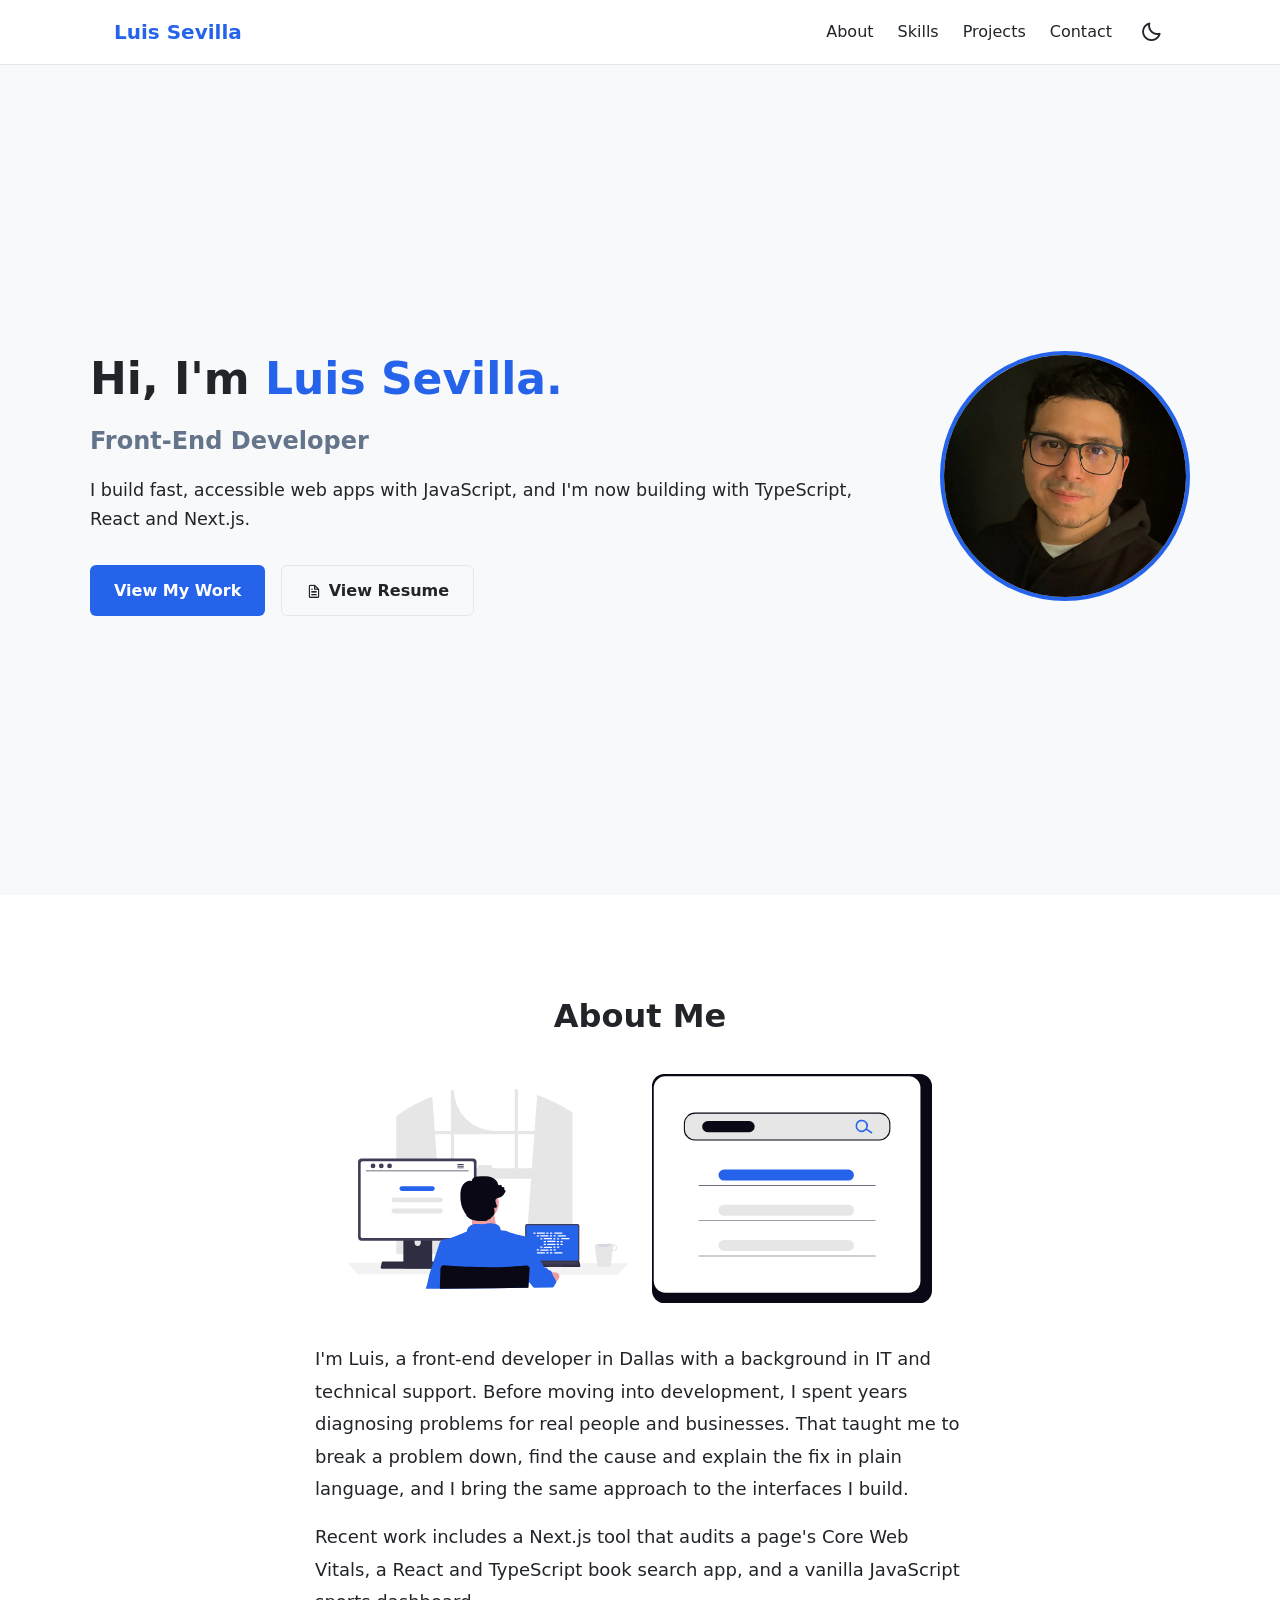
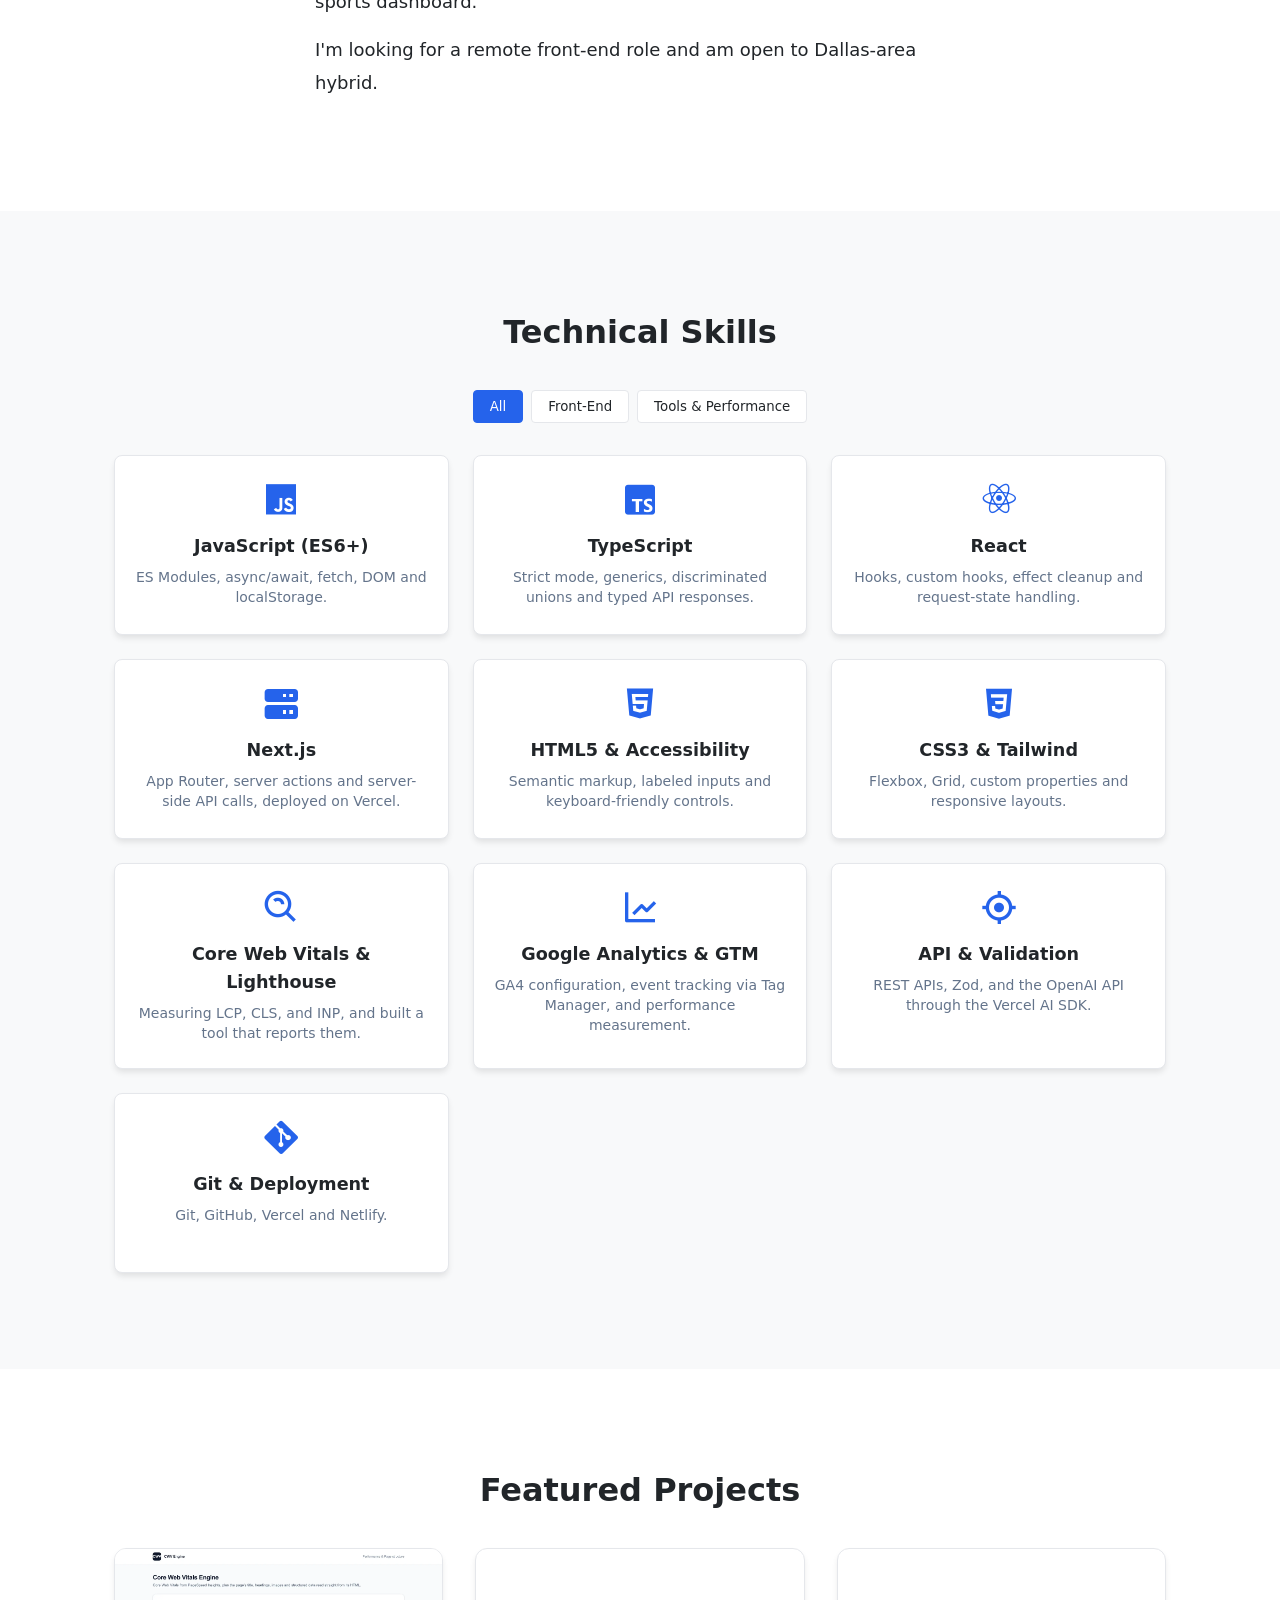
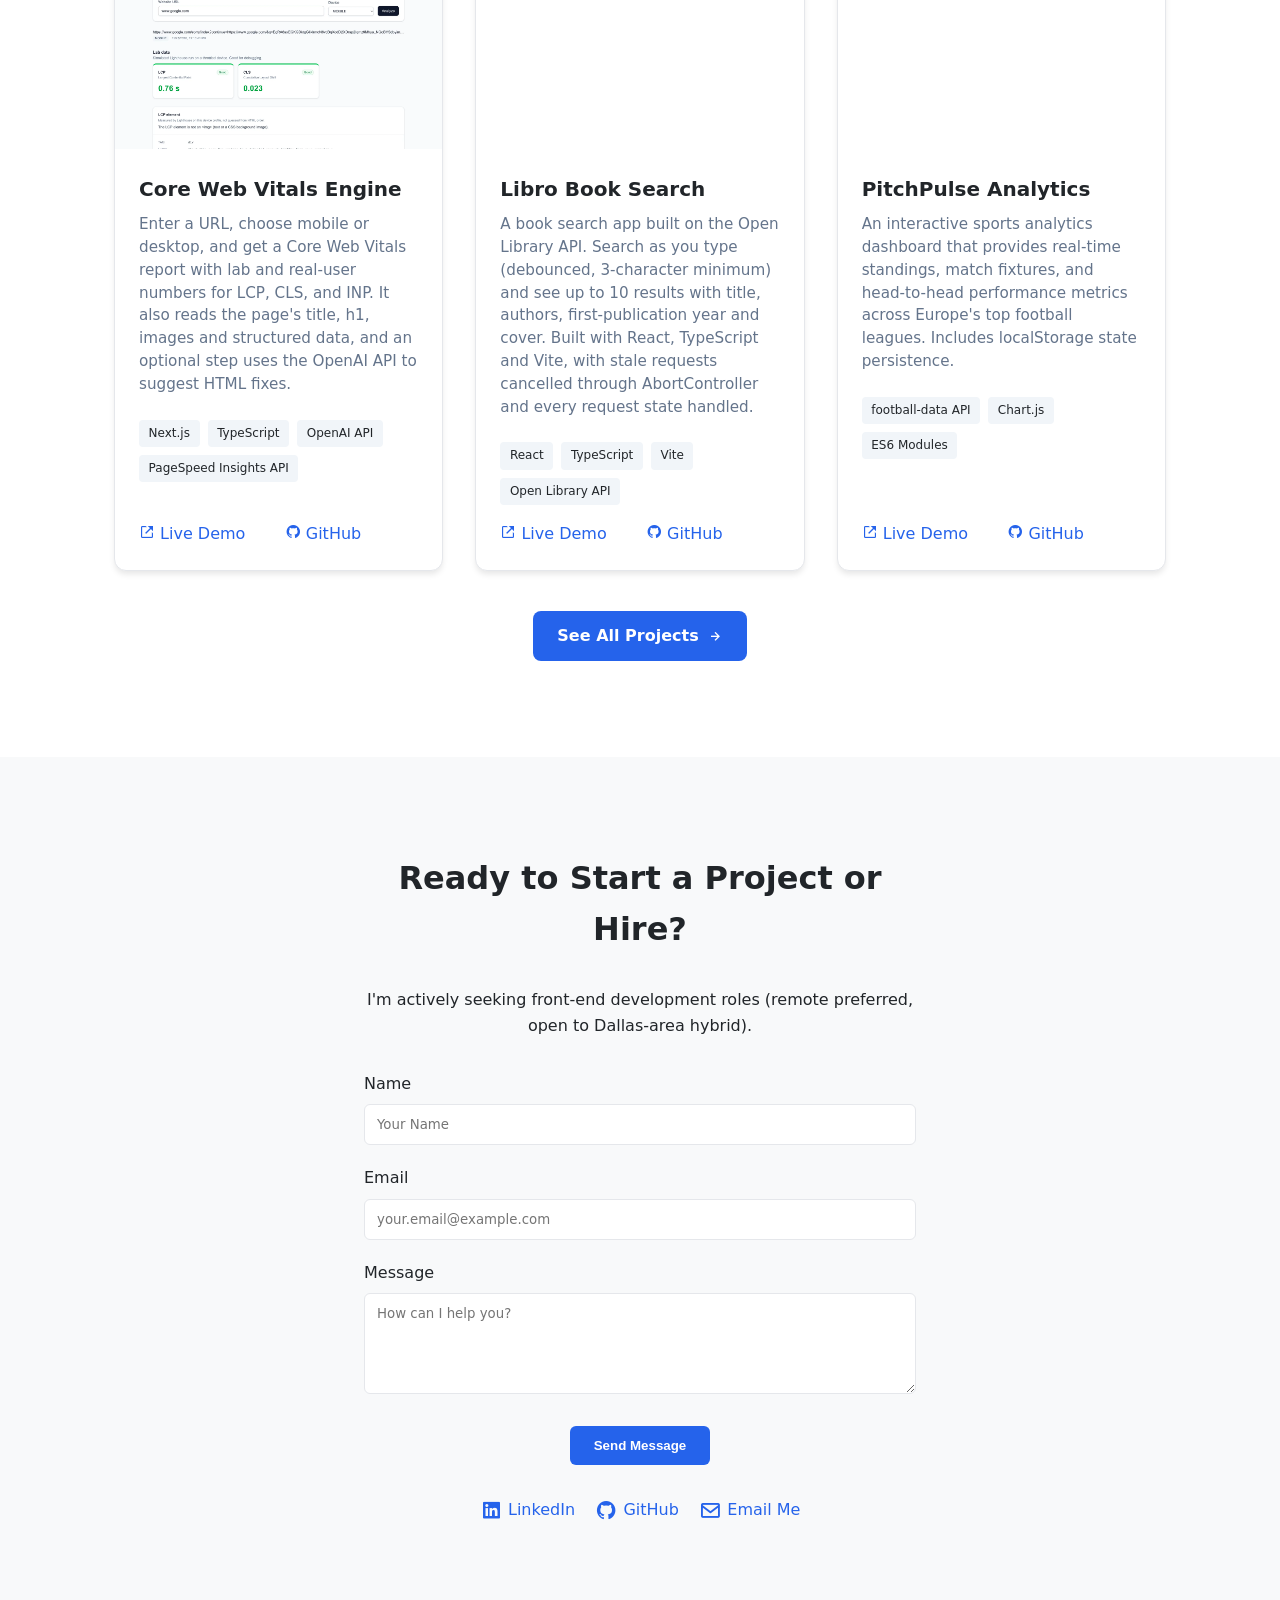
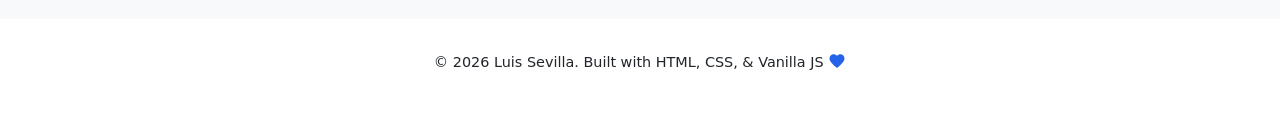
<file: index.html>
<!doctype html>
<html lang="en">
  <head>
    <meta charset="UTF-8" />
    <meta name="viewport" content="width=device-width, initial-scale=1.0" />
    <title>Luis Sevilla | Front-End Developer</title>
    <meta
      name="description"
      content="Portfolio of Luis Sevilla, a front-end developer building fast, accessible web apps with JavaScript, TypeScript, React and Next.js."
    />

    <!-- OPEN GRAPH META TAGS-->
    <meta property="og:title" content="Luis Sevilla | Front-End Developer" />
    <meta
      property="og:description"
      content="Front-end projects built with JavaScript, TypeScript, React and Next.js."
    />
    <meta property="og:type" content="website" />

    <!-- SCRIPT TO PREVENT LIGHT/DARK FLASH -->
    <script>
      const savedTheme = localStorage.getItem("theme");
      if (savedTheme) {
        document.documentElement.setAttribute("data-theme", savedTheme);
      }
    </script>

    <!-- STYLESHEETS/FONTS -->
    <link rel="icon" type="image/svg+xml" href="favicon.svg" />
    <link
      href="https://unpkg.com/boxicons@2.1.4/css/boxicons.min.css"
      rel="stylesheet"
    />
    <link rel="stylesheet" href="style.css" />
  </head>
  <body>
    <!-- NAVIGATION BAR -->
    <header>
      <nav class="navbar" aria-label="Main Navigation">
        <a href="#hero" class="logo">Luis Sevilla</a>
        <button
          class="nav-toggle"
          id="navToggle"
          aria-label="Toggle navigation menu"
        >
          <span class="hamburger"></span>
        </button>
        <ul class="nav-links" id="navLinks">
          <li><a href="#about">About</a></li>
          <li><a href="#skills">Skills</a></li>
          <li><a href="#projects">Projects</a></li>
          <li><a href="#contact">Contact</a></li>
          <li>
            <button
              id="themeToggle"
              class="theme-btn"
              aria-label="Toggle color theme"
            >
              <i class="bx bx-moon" id="themeIcon"></i>
            </button>
          </li>
        </ul>
      </nav>
    </header>

    <main>
      <!-- HERO SECTION -->
      <section id="hero" class="hero-section">
        <div class="hero-container">
          <div class="hero-text">
            <h1>Hi, I'm <span class="highlight">Luis Sevilla.</span></h1>
            <h2>Front-End Developer</h2>
            <p>
              I build fast, accessible web apps with JavaScript, and I'm now
              building with TypeScript, React and Next.js.
            </p>
            <div class="hero-cta">
              <a href="#projects" class="btn primary-btn">View My Work</a>
              <a
                href="Luis_Sevilla_Resume.pdf"
                target="_blank"
                rel="noopener noreferrer"
                class="btn secondary-btn"
              >
                <i class="bx bx-file"></i> View Resume
              </a>
            </div>
          </div>
          <div class="hero-image">
            <img
              src="Images/hero-selfie.webp"
              alt="Luis Sevilla portrait headshot"
              class="hero-selfie"
              width="800"
              height="800"
              fetchpriority="high"
            />
          </div>
        </div>
      </section>

      <!-- ABOUT ME SECTION -->
      <section id="about" class="section">
        <div class="container">
          <h2 class="section-title">About Me</h2>
          <div class="about-illustration" aria-hidden="true">
            <div class="vector-pair vector-light">
              <img src="Images/undraw-light.svg" class="vector-light" alt="" />
              <img src="Images/undraw-light2.svg" class="vector-light" alt="" />
            </div>
            <div class="vector-pair vector-dark">
              <img src="Images/undraw-dark.svg" class="vector-dark" alt="" />
              <img src="Images/undraw-dark2.svg" class="vector-dark" alt="" />
            </div>
          </div>
          <p class="about-text">
            I'm Luis, a front-end developer in Dallas with a background in IT
            and technical support. Before moving into development, I spent years
            diagnosing problems for real people and businesses. That taught me
            to break a problem down, find the cause and explain the fix in plain
            language, and I bring the same approach to the interfaces I build.
          </p>
          <p class="about-text">
            Recent work includes a Next.js tool that audits a page's Core Web
            Vitals, a React and TypeScript book search app, and a vanilla
            JavaScript sports dashboard.
          </p>
          <p class="about-text">
            I'm looking for a remote front-end role and am open to Dallas-area
            hybrid.
          </p>
        </div>
      </section>

      <!-- SKILLS SECTION -->
      <section id="skills" class="section alt-bg">
        <div class="container">
          <h2 class="section-title">Technical Skills</h2>

          <!-- Interactive JS Filter -->
          <div
            class="filter-buttons"
            role="tablist"
            aria-label="Skill categories"
          >
            <button class="filter-btn active" data-filter="all">All</button>
            <button class="filter-btn" data-filter="dev">Front-End</button>
            <button class="filter-btn" data-filter="tool">
              Tools & Performance
            </button>
          </div>

          <div class="skills-grid" id="skillsGrid">
            <!-- Skill Card 1 -->
            <div class="skill-card" data-category="dev">
              <i class="bx bxl-javascript skill-icon" aria-hidden="true"></i>
              <div class="skill-content">
                <h3 class="skill-title">JavaScript (ES6+)</h3>
                <p class="skill-desc">
                  ES Modules, async/await, fetch, DOM and localStorage.
                </p>
              </div>
            </div>

            <!-- Skill Card 2 -->
            <div class="skill-card" data-category="dev">
              <i class="bx bxl-typescript skill-icon" aria-hidden="true"></i>
              <div class="skill-content">
                <h3 class="skill-title">TypeScript</h3>
                <p class="skill-desc">
                  Strict mode, generics, discriminated unions and typed API
                  responses.
                </p>
              </div>
            </div>

            <!-- Skill Card 3 -->
            <div class="skill-card" data-category="dev">
              <i class="bx bxl-react skill-icon" aria-hidden="true"></i>
              <div class="skill-content">
                <h3 class="skill-title">React</h3>
                <p class="skill-desc">
                  Hooks, custom hooks, effect cleanup and request-state
                  handling.
                </p>
              </div>
            </div>

            <!-- Skill Card 4 -->
            <div class="skill-card" data-category="dev">
              <i class="bx bxs-server skill-icon" aria-hidden="true"></i>
              <div class="skill-content">
                <h3 class="skill-title">Next.js</h3>
                <p class="skill-desc">
                  App Router, server actions and server-side API calls, deployed
                  on Vercel.
                </p>
              </div>
            </div>

            <!-- Skill Card 5 -->
            <div class="skill-card" data-category="dev">
              <i class="bx bxl-html5 skill-icon" aria-hidden="true"></i>
              <div class="skill-content">
                <h3 class="skill-title">HTML5 & Accessibility</h3>
                <p class="skill-desc">
                  Semantic markup, labeled inputs and keyboard-friendly
                  controls.
                </p>
              </div>
            </div>

            <!-- Skill Card 6 -->
            <div class="skill-card" data-category="dev">
              <i class="bx bxl-css3 skill-icon" aria-hidden="true"></i>
              <div class="skill-content">
                <h3 class="skill-title">CSS3 & Tailwind</h3>
                <p class="skill-desc">
                  Flexbox, Grid, custom properties and responsive layouts.
                </p>
              </div>
            </div>

            <!-- Tools and Performance -->
            <!-- Skill Card 7 -->
            <div class="skill-card" data-category="tool">
              <i class="bx bx-search-alt skill-icon" aria-hidden="true"></i>
              <div class="skill-content">
                <h3 class="skill-title">Core Web Vitals & Lighthouse</h3>
                <p class="skill-desc">
                  Measuring LCP, CLS, and INP, and built a tool that reports
                  them.
                </p>
              </div>
            </div>

            <!-- Skill Card 8 -->
            <div class="skill-card" data-category="tool">
              <i class="bx bx-line-chart skill-icon" aria-hidden="true"></i>
              <div class="skill-content">
                <h3 class="skill-title">Google Analytics & GTM</h3>
                <p class="skill-desc">
                  GA4 configuration, event tracking via Tag Manager, and
                  performance measurement.
                </p>
              </div>
            </div>

            <!-- Skill Card 9 -->
            <div class="skill-card" data-category="tool">
              <i class="bx bx-target-lock skill-icon" aria-hidden="true"></i>
              <div class="skill-content">
                <h3 class="skill-title">API & Validation</h3>
                <p class="skill-desc">
                  REST APIs, Zod, and the OpenAI API through the Vercel AI SDK.
                </p>
              </div>
            </div>
            <div class="skill-card" data-category="tool">
              <i class="bx bxl-git skill-icon" aria-hidden="true"></i>
              <div class="skill-content">
                <h3 class="skill-title">Git & Deployment</h3>
                <p class="skill-desc">Git, GitHub, Vercel and Netlify.</p>
              </div>
            </div>
          </div>
        </div>
      </section>

      <!-- PROJECTS SECTION -->
      <section id="projects" class="section">
        <div class="container">
          <h2 class="section-title">Featured Projects</h2>
          <div class="projects-grid">
            <!-- Project 1 -->
            <article class="project-card project-image">
              <img
                src="Images/cwv-image.webp"
                alt="Core Web Vitals tool"
                width="800"
                height="450"
                loading="lazy"
                decoding="async"
              />
              <div class="project-content">
                <h3>Core Web Vitals Engine</h3>
                <p>
                  Enter a URL, choose mobile or desktop, and get a Core Web
                  Vitals report with lab and real-user numbers for LCP, CLS, and
                  INP. It also reads the page's title, h1, images and structured
                  data, and an optional step uses the OpenAI API to suggest HTML
                  fixes.
                </p>
                <ul class="tech-tags">
                  <li>Next.js</li>
                  <li>TypeScript</li>
                  <li>OpenAI API</li>
                  <li>PageSpeed Insights API</li>
                </ul>
                <div class="project-links">
                  <a
                    href="https://cwv-diagnostic-engine-three.vercel.app/"
                    target="_blank"
                    rel="noopener noreferrer"
                  >
                    <i class="bx bx-link-external"></i> Live Demo
                  </a>
                  <a
                    href="https://github.com/user-lu/CWV-diagnostic-engine"
                    target="_blank"
                    rel="noopener noreferrer"
                  >
                    <i class="bx bxl-github"></i> GitHub
                  </a>
                </div>
              </div>
            </article>

            <!-- Project 2 -->
            <article class="project-card project-image">
              <img
                src="Images/libro-search.webp"
                alt="Book search using Open Library API"
                width="800"
                height="450"
                loading="lazy"
                decoding="async"
              />
              <div class="project-content">
                <h3>Libro Book Search</h3>
                <p>
                  A book search app built on the Open Library API. Search as you
                  type (debounced, 3-character minimum) and see up to 10 results
                  with title, authors, first-publication year and cover. Built
                  with React, TypeScript and Vite, with stale requests cancelled
                  through AbortController and every request state handled.
                </p>
                <ul class="tech-tags">
                  <li>React</li>
                  <li>TypeScript</li>
                  <li>Vite</li>
                  <li>Open Library API</li>
                </ul>
                <div class="project-links">
                  <a
                    href="https://libro-book-search.vercel.app/"
                    target="_blank"
                    rel="noopener noreferrer"
                  >
                    <i class="bx bx-link-external"></i> Live Demo
                  </a>
                  <a
                    href="https://github.com/user-lu/libro-book-search"
                    target="_blank"
                    rel="noopener noreferrer"
                  >
                    <i class="bx bxl-github"></i> GitHub
                  </a>
                </div>
              </div>
            </article>

            <!-- Project 3 -->
            <article class="project-card project-image">
              <img
                src="Images/pitchpulse.webp"
                alt="Interactive sports analytics dashboard"
                width="800"
                height="450"
                loading="lazy"
                decoding="async"
              />
              <div class="project-content">
                <h3>PitchPulse Analytics</h3>
                <p>
                  An interactive sports analytics dashboard that provides
                  real-time standings, match fixtures, and head-to-head
                  performance metrics across Europe's top football leagues.
                  Includes localStorage state persistence.
                </p>
                <ul class="tech-tags">
                  <li>football-data API</li>
                  <li>Chart.js</li>
                  <li>ES6 Modules</li>
                </ul>
                <div class="project-links">
                  <a
                    href="https://pitchpulse-analytics.netlify.app/"
                    target="_blank"
                    rel="noopener noreferrer"
                  >
                    <i class="bx bx-link-external"></i> Live Demo
                  </a>
                  <a
                    href="https://github.com/user-lu/pitchpulse-analytics"
                    target="_blank"
                    rel="noopener noreferrer"
                  >
                    <i class="bx bxl-github"></i> GitHub
                  </a>
                </div>
              </div>
            </article>
          </div>

          <div class="see-more-container">
            <a href="projects.html" class="see-more-btn">
              See All Projects <i class="bx bx-right-arrow-alt"></i>
            </a>
          </div>
        </div>
      </section>

      <!-- CONTACT ME SECTION -->
      <section id="contact" class="section alt-bg">
        <div class="container contact-container">
          <h2 class="section-title">Ready to Start a Project or Hire?</h2>
          <p>
            I'm actively seeking front-end development roles (remote preferred,
            open to Dallas-area hybrid).
          </p>

          <form
            id="contactForm"
            class="contact-form"
            name="contact"
            method="POST"
            data-netlify="true"
            novalidate
          >
            <input type="hidden" name="form-name" value="contact" />

            <div class="form-group">
              <label for="name">Name</label>
              <input
                type="text"
                id="name"
                name="name"
                required
                placeholder="Your Name"
              />
              <small class="error-message" id="nameError"></small>
            </div>

            <div class="form-group">
              <label for="email">Email</label>
              <input
                type="email"
                id="email"
                name="email"
                required
                placeholder="your.email@example.com"
              />
              <small class="error-message" id="emailError"></small>
            </div>

            <div class="form-group">
              <label for="message">Message</label>
              <textarea
                id="message"
                name="message"
                rows="5"
                required
                placeholder="How can I help you?"
              ></textarea>
              <small class="error-message" id="messageError"></small>
            </div>

            <button type="submit" class="btn primary-btn">Send Message</button>
            <div id="formFeedback" class="form-feedback"></div>
          </form>

          <div class="social-links">
            <a
              href="https://www.linkedin.com/in/luis-sevilla-dev/"
              target="_blank"
              rel="noopener noreferrer"
              class="social-link"
              aria-label="LinkedIn"
            >
              <i class="bx bxl-linkedin-square"></i> <span>LinkedIn</span>
            </a>
            <a
              href="https://github.com/user-lu"
              target="_blank"
              rel="noopener noreferrer"
              class="social-link"
              aria-label="GitHub"
            >
              <i class="bx bxl-github"></i> <span>GitHub</span>
            </a>
            <a
              href="mailto:user.sevilu6@gmail.com"
              class="social-link"
              aria-label="Email"
            >
              <i class="bx bx-envelope"></i> <span>Email Me</span>
            </a>
          </div>
        </div>
      </section>
    </main>

    <!-- FOOTER SECTION -->
    <footer>
      <p>
        &copy; <span id="year">2026</span> Luis Sevilla. Built with HTML, CSS, &
        Vanilla JS
        <svg
          class="heart-icon"
          viewBox="0 0 24 24"
          width="18"
          height="18"
          aria-hidden="true"
          focusable="false"
        >
          <path
            fill="currentColor"
            d="M12 21.35l-1.45-1.32C5.4 15.36 2 12.28 2 8.5 2 5.42 4.42 3 7.5 3c1.74 0 3.41.81 4.5 2.09C13.09 3.81 14.76 3 16.5 3 19.58 3 22 5.42 22 8.5c0 3.78-3.4 6.86-8.55 11.54L12 21.35z"
          />
        </svg>
      </p>
    </footer>

    <!-- JS SCRIPTS -->
    <script src="script.js" defer></script>
  </body>
</html>
</file>
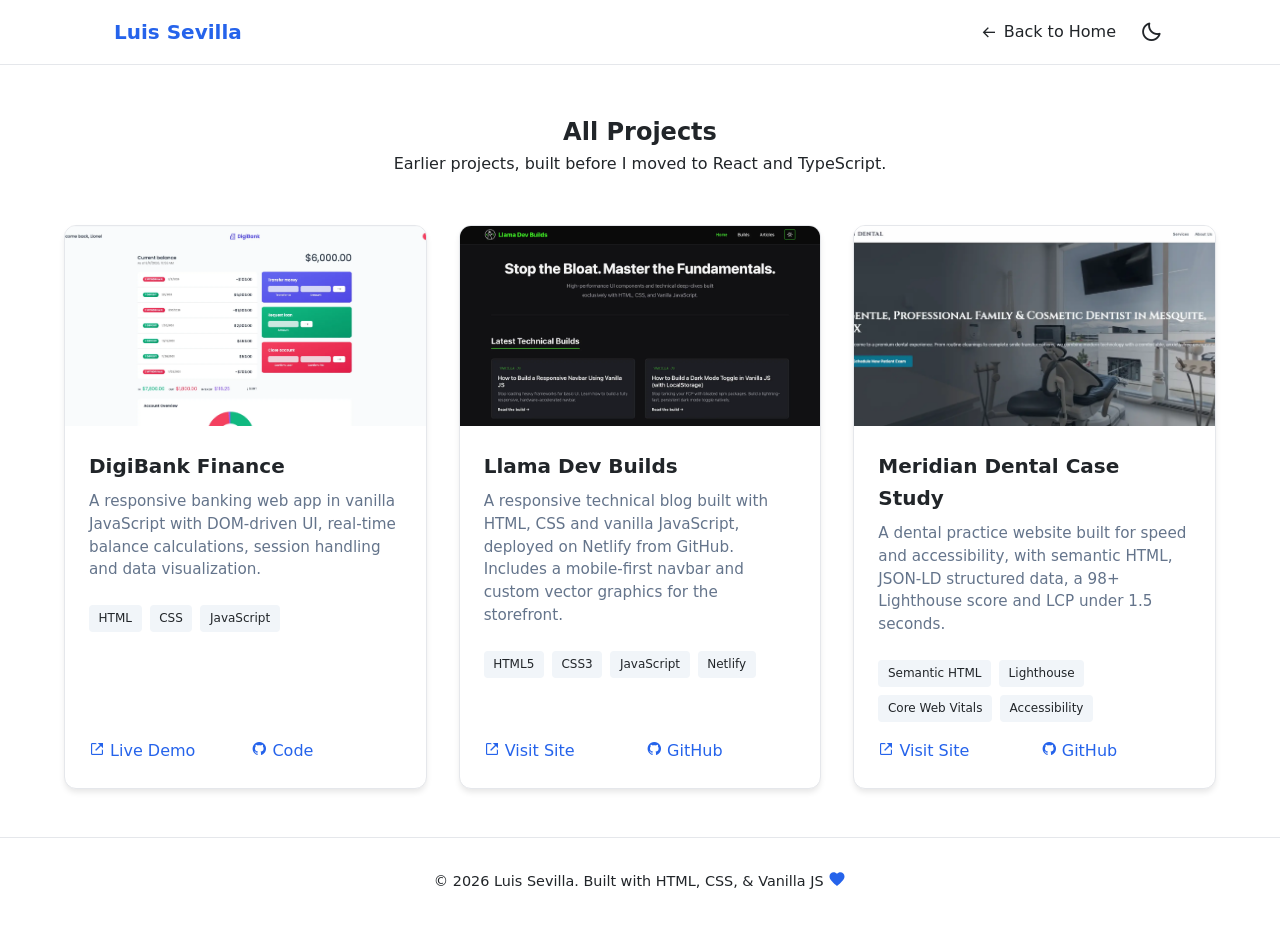
<file: projects.html>
<!doctype html>
<html lang="en">
  <head>
    <meta charset="UTF-8" />
    <meta name="viewport" content="width=device-width, initial-scale=1.0" />
    <title>All Projects | Luis Sevilla</title>
    <meta
      name="description"
      content="Earlier projects by Luis Sevilla: a banking dashboard, a technical blog and a local business website."
    />

    <!-- OPEN GRAPH META TAGS -->
    <meta property="og:title" content="All Projects | Luis Sevilla" />
    <meta
      property="og:description"
      content="Earlier projects by Luis Sevilla: a banking dashboard, a technical blog and a local business website."
    />
    <meta property="og:type" content="website" />

    <!-- SCRIPT TO PREVENT LIGHT/DARK FLASH -->
    <script>
      const savedTheme = localStorage.getItem("theme");
      if (savedTheme) {
        document.documentElement.setAttribute("data-theme", savedTheme);
      }
    </script>

    <!-- STYLESHEET/FONTS-->
    <link rel="icon" type="image/svg+xml" href="favicon.svg" />
    <link
      href="https://unpkg.com/boxicons@2.1.4/css/boxicons.min.css"
      rel="stylesheet"
    />
    <link rel="stylesheet" href="style.css" />
  </head>
  <body>
    <!-- NAVIGATION BAR -->
    <header>
      <nav class="navbar" aria-label="Main Navigation">
        <a href="index.html" class="logo">Luis Sevilla</a>
        <div class="nav-right">
          <a href="index.html" class="back-home-link">
            <i class="bx bx-arrow-back" aria-hidden="true"></i> Back to Home
          </a>
          <button
            id="themeToggle"
            class="theme-btn"
            aria-label="Toggle color theme"
          >
            <i class="bx bx-moon" id="themeIcon" aria-hidden="true"></i>
          </button>
        </div>
      </nav>
    </header>

    <main class="projects-page">
      <section class="projects-header">
        <h1>All Projects</h1>
        <p>Earlier projects, built before I moved to React and TypeScript.</p>
      </section>
      <!-- Temporary Under Construction Banner -->
      <!-- <div class="under-construction-card">
        <div class="construction-icon">
          <i class="bx bx-wrench" aria-hidden="true"></i>
        </div>
        <h2>More Projects Coming Soon</h2>
        <p>
          I'm currently documenting and polishing several web development and
          technical SEO builds. Check back soon, or visit my primary featured
          projects on the home page!
        </p>
        <a href="index.html" class="btn primary-btn">
          <i class="bx bx-arrow-back" aria-hidden="true"></i> Return to Homepage
        </a>
      </div> -->
      <!-- PROJECT GRID CONTAINER -->

      <!-- WILL USE THIS CODE WHEN I POPULATE OTHER PROJECTS -->
      <div class="projects-grid">
        <!-- Project 1 -->
        <article class="project-card project-image">
          <div class="project-image">
            <img
              src="Images/digibank.webp"
              alt="Digital banking app"
              loading="lazy"
            />
          </div>
          <div class="project-content">
            <h3>DigiBank Finance</h3>
            <p>
              A responsive banking web app in vanilla JavaScript with DOM-driven
              UI, real-time balance calculations, session handling and data
              visualization.
            </p>
            <ul class="tech-tags" aria-label="Technologies used">
              <li>HTML</li>
              <li>CSS</li>
              <li>JavaScript</li>
            </ul>
            <div class="project-links">
              <a
                href="https://user-lu.github.io/digibank-app-PROJECT/"
                target="_blank"
                rel="noopener noreferrer"
              >
                <i class="bx bx-link-external" aria-hidden="true"></i> Live Demo
              </a>
              <a
                href="https://github.com/user-lu/digibank-app-PROJECT"
                target="_blank"
                rel="noopener noreferrer"
              >
                <i class="bx bxl-github" aria-hidden="true"></i> Code
              </a>
            </div>
          </div>
        </article>

        <!-- Project 2 -->
        <article class="project-card project-image">
          <img
            src="Images/llamadevbuilds.webp"
            alt="Content blog with technical guides on using vanilla JS"
            width="800"
            height="450"
            loading="lazy"
            decoding="async"
          />
          <div class="project-content">
            <h3>Llama Dev Builds</h3>
            <p>
              A responsive technical blog built with HTML, CSS and vanilla
              JavaScript, deployed on Netlify from GitHub. Includes a
              mobile-first navbar and custom vector graphics for the storefront.
            </p>
            <ul class="tech-tags">
              <li>HTML5</li>
              <li>CSS3</li>
              <li>JavaScript</li>
              <li>Netlify</li>
            </ul>
            <div class="project-links">
              <a
                href="https://llamadevbuilds.com/"
                target="_blank"
                rel="noopener noreferrer"
              >
                <i class="bx bx-link-external"></i> Visit Site
              </a>
              <a
                href="https://github.com/user-lu/LlamaDevBuilds-blog"
                target="_blank"
                rel="noopener noreferrer"
              >
                <i class="bx bxl-github"></i> GitHub
              </a>
            </div>
          </div>
        </article>

        <!-- Project 3 -->
        <article class="project-card project-image">
          <img
            src="Images/meridiandental.webp"
            alt="Meridian Dental website preview"
            width="800"
            height="450"
            loading="lazy"
            decoding="async"
          />
          <div class="project-content">
            <h3>Meridian Dental Case Study</h3>
            <p>
              A dental practice website built for speed and accessibility, with
              semantic HTML, JSON-LD structured data, a 98+ Lighthouse score and
              LCP under 1.5 seconds.
            </p>
            <ul class="tech-tags">
              <li>Semantic HTML</li>
              <li>Lighthouse</li>
              <li>Core Web Vitals</li>
              <li>Accessibility</li>
            </ul>
            <div class="project-links">
              <a
                href="https://meridiandentalmesquite.com/"
                target="_blank"
                rel="noopener noreferrer"
              >
                <i class="bx bx-link-external"></i> Visit Site
              </a>
              <a
                href="https://github.com/user-lu/meridian-dental-seo"
                target="_blank"
                rel="noopener noreferrer"
              >
                <i class="bx bxl-github"></i> GitHub
              </a>
            </div>
          </div>
        </article>
      </div>
    </main>

    <footer>
      <p>
        &copy; <span id="year">2026</span> Luis Sevilla. Built with HTML, CSS, &
        Vanilla JS
        <svg
          class="heart-icon"
          viewBox="0 0 24 24"
          width="18"
          height="18"
          aria-hidden="true"
          focusable="false"
        >
          <path
            fill="currentColor"
            d="M12 21.35l-1.45-1.32C5.4 15.36 2 12.28 2 8.5 2 5.42 4.42 3 7.5 3c1.74 0 3.41.81 4.5 2.09C13.09 3.81 14.76 3 16.5 3 19.58 3 22 5.42 22 8.5c0 3.78-3.4 6.86-8.55 11.54L12 21.35z"
          />
        </svg>
      </p>
    </footer>

    <script src="script.js" defer></script>
  </body>
</html>
</file>
<file: style.css>
/* CSS VARIABLES & THEMES */
:root {
  --bg-color: #ffffff;
  --alt-bg: #f8f9fa;
  --text-color: #212529;
  --muted-text: #64748b;
  --accent-color: #2563eb;
  --accent-hover: #1d4ed8;
  --card-bg: #ffffff;
  --tech-tag-bg: #f1f5f9;
  --border-color: #e5e7eb;
  --shadow: 0 4px 6px -1px rgba(0, 0, 0, 0.1);
  --font-family:
    system-ui, -apple-system, BlinkMacSystemFont, "Segoe UI", Roboto, sans-serif;
}

[data-theme="dark"] {
  --bg-color: #0f172a;
  --alt-bg: #1e293b;
  --text-color: #f8fafc;
  --muted-text: #94a3b8;
  --accent-color: #38bdf8;
  --accent-hover: #0284c7;
  --card-bg: #1e293b;
  --tech-tag-bg: #334155;
  --border-color: #334155;
  --shadow: 0 4px 6px -1px rgba(0, 0, 0, 0.5);
}

/* BASE & RESET RULES */
*,
*::before,
*::after {
  box-sizing: border-box;
  margin: 0;
  padding: 0;
}

html {
  scroll-behavior: smooth;
}

body {
  background-color: var(--bg-color);
  color: var(--text-color);
  font-family: var(--font-family);
  line-height: 1.6;
  transition:
    background-color 0.3s ease,
    color 0.3s ease;
}

.container {
  max-width: 1100px;
  margin: 0 auto;
  padding: 0 1.5rem;
}

.alt-bg {
  background-color: var(--alt-bg);
}

.section-title {
  text-align: center;
  font-size: 2rem;
  margin-bottom: 2rem;
}

/* SCROLL REVEAL ANIMATIONS */
.section {
  padding: 6rem 0;
  min-height: 50vh;
  opacity: 0;
  transform: translateY(30px);
  transition:
    opacity 0.6s ease-out,
    transform 0.6s ease-out;
  will-change: opacity, transform;
}

.hero-section {
  opacity: 1;
  transform: translateY(0);
  background-color: var(--alt-bg);
}

.section.reveal {
  opacity: 1;
  transform: translateY(0);
}

/* NAVIGATION BAR */
header {
  position: sticky;
  top: 0;
  background-color: var(--bg-color);
  border-bottom: 1px solid var(--border-color);
  z-index: 1000;
}

.navbar {
  display: flex;
  justify-content: space-between;
  align-items: center;
  padding: 1rem 1.5rem;
  max-width: 1100px;
  margin: 0 auto;
}

.logo {
  font-weight: 700;
  font-size: 1.25rem;
  color: var(--accent-color);
  text-decoration: none;
}

.nav-right {
  display: flex;
  align-items: center;
  gap: 1.25rem;
}

.back-home-link {
  display: inline-flex;
  align-items: center;
  gap: 0.4rem;
  color: var(--text-color);
  text-decoration: none;
  font-weight: 500;
  transition: color 0.2s ease;
}

.back-home-link:hover {
  color: var(--accent-color);
}

.nav-links {
  display: flex;
  list-style: none;
  align-items: center;
  gap: 1.5rem;
}

.nav-links a {
  position: relative;
  color: var(--text-color);
  text-decoration: none;
  font-weight: 500;
  transition: color 0.3s ease;
}

.nav-links a:hover,
.nav-links a.active {
  color: var(--accent-color);
}

.nav-links a.active {
  font-weight: 700;
}

.nav-links a.active::after {
  content: "";
  position: absolute;
  bottom: -4px;
  left: 0;
  width: 100%;
  height: 2px;
  background-color: var(--accent-color);
  border-radius: 2px;
}

/* THEME TOGGLE */
.theme-btn {
  background: none;
  border: none;
  cursor: pointer;
  color: var(--text-color);
  display: flex;
  align-items: center;
  justify-content: center;
  padding: 0.25rem;
  border-radius: 4px;
}

.theme-btn i {
  font-size: 1.4rem;
  transition: transform 0.3s ease;
}

.theme-btn:hover i {
  transform: rotate(15deg);
}

.nav-toggle {
  display: none;
  background: none;
  border: none;
  cursor: pointer;
}

/* BUTTONS */
.btn {
  display: inline-flex;
  align-items: center;
  justify-content: center;
  gap: 0.4rem;
  padding: 0.75rem 1.5rem;
  border-radius: 6px;
  text-decoration: none;
  font-weight: 600;
  transition:
    background-color 0.2s ease,
    opacity 0.2s ease,
    transform 0.2s ease;
  cursor: pointer;
  border: none;
}

.primary-btn {
  background-color: var(--accent-color);
  color: #ffffff;
}

.primary-btn:hover {
  background-color: var(--accent-hover);
}

.secondary-btn {
  border: 1px solid var(--border-color);
  color: var(--text-color);
  background-color: transparent;
}

.secondary-btn:hover {
  background-color: var(--border-color);
}

/* HERO SECTION */
.hero-section {
  min-height: calc(100dvh - 70px);
  display: flex;
  align-items: center;
  justify-content: center;
  padding: 2rem 1.5rem;
}

.hero-container {
  max-width: 1100px;
  display: flex;
  align-items: center;
  gap: 3rem;
}

.hero-text h1 {
  font-size: 2.75rem;
  margin-bottom: 0.5rem;
}

.highlight {
  color: var(--accent-color);
}

.hero-text h2 {
  font-size: 1.5rem;
  color: var(--muted-text);
  margin-bottom: 1rem;
}

.hero-text p {
  margin-bottom: 2rem;
  font-size: 1.1rem;
}

.hero-cta {
  display: flex;
  gap: 1rem;
}

.hero-image img {
  width: 250px;
  height: 250px;
  border-radius: 50%;
  object-fit: cover;
  border: 4px solid var(--accent-color);
}

/* ABOUT ME SECTION */
.about-container {
  max-width: 800px;
  margin: 0 auto;
  text-align: center;
  display: flex;
  flex-direction: column;
  align-items: center;
}

.about-illustration {
  margin: 1.5rem auto 2.5rem auto;
  width: 100%;
  max-width: 600px;
  display: flex;
  justify-content: center;
}

.vector-pair {
  display: flex;
  gap: 1.5rem;
  justify-content: center;
  align-items: center;
  width: 100%;
  margin: 0 auto;
}

.vector-pair img {
  width: 100%;
  height: auto;
  flex: 1 1 0;
  max-width: 280px;
  display: block;
}

/* VECTOR IMAGE TOGGLES */
.about-illustration .vector-light {
  display: flex;
}

.about-illustration .vector-dark {
  display: none;
}

[data-theme="dark"] .about-illustration .vector-light {
  display: none;
}

[data-theme="dark"] .about-illustration .vector-dark {
  display: flex;
}

.about-text {
  font-size: 1.125rem;
  text-align: left;
  line-height: 1.8;
  color: var(--text-color);
  max-width: 650px;
  margin: 0 auto 1rem auto;
}

/* SKILLS SECTION */
.filter-buttons {
  display: flex;
  justify-content: center;
  gap: 0.5rem;
  margin-bottom: 2rem;
}

.filter-btn {
  padding: 0.5rem 1rem;
  border: 1px solid var(--border-color);
  background: var(--card-bg);
  color: var(--text-color);
  border-radius: 4px;
  cursor: pointer;
  font-family: inherit;
  font-weight: 500;
  transition: all 0.2s ease;
}

.filter-btn.active,
.filter-btn:hover {
  background-color: var(--accent-color);
  color: #ffffff;
  border-color: var(--accent-color);
}

.skills-grid {
  display: grid;
  grid-template-columns: repeat(auto-fill, minmax(260px, 1fr));
  gap: 1.5rem;
  align-items: stretch;
}

.skill-card {
  background: var(--card-bg);
  border: 1px solid var(--border-color);
  padding: 1.5rem 1.25rem;
  border-radius: 8px;
  box-shadow: var(--shadow);
  display: flex;
  flex-direction: column;
  align-items: center;
  text-align: center;
  min-height: 180px;
  transition:
    background-color 0.4s ease,
    border-color 0.4s ease,
    box-shadow 0.4s ease,
    transform 0.2s ease;
}

.skill-card:hover {
  transform: translateY(-4px);
  border-color: var(--accent-color);
}

.skill-icon {
  font-size: 2.5rem;
  color: var(--accent-color);
  margin-bottom: 0.75rem;
}

.skill-title {
  font-size: 1.1rem;
  font-weight: 600;
  margin-bottom: 0.5rem;
  color: var(--text-color);
}

.skill-desc {
  font-size: 0.875rem;
  color: var(--muted-text);
  line-height: 1.4;
}

.skill-card.hide {
  display: none;
}

/* PROJECTS SECTION */
.projects-grid {
  display: grid;
  grid-template-columns: repeat(auto-fit, minmax(300px, 1fr));
  gap: 2rem;
}

.project-card {
  background: var(--card-bg);
  border: 1px solid var(--border-color);
  box-shadow: var(--shadow);
  border-radius: 12px;
  overflow: hidden;
  display: flex;
  flex-direction: column;
  transition:
    transform 0.2s ease,
    box-shadow 0.2s ease;
}

.project-card:hover {
  transform: translateY(-5px);
  box-shadow: 0 10px 20px rgba(0, 0, 0, 0.3);
}

.project-image img {
  width: 100%;
  height: 200px;
  object-fit: cover;
  display: block;
}

.project-content {
  padding: 1.5rem;
  display: flex;
  flex-direction: column;
  flex-grow: 1;
}

.tech-tags {
  display: flex;
  flex-wrap: wrap;
  gap: 0.5rem;
  list-style: none;
  padding: 0;
  margin: 0 0 1rem 0;
}

.tech-tags li {
  font-size: 0.75rem;
  padding: 0.25rem 0.6rem;
  background-color: var(--tech-tag-bg);
  color: var(--text-color);
  border-radius: 4px;
  font-weight: 500;
}

.project-content h3 {
  margin: 0 0 0.5rem 0;
  font-size: 1.25rem;
  color: var(--text-color);
}

.project-content p {
  color: var(--muted-text);
  font-size: 0.95rem;
  line-height: 1.5;
  margin-bottom: 1.5rem;
}

.project-links {
  margin-top: auto;
  display: flex;
  gap: 0.75rem;
}

.project-links a {
  text-decoration: none;
  flex: 1;
  color: var(--accent-color);
}

.project-links a:hover {
  color: var(--accent-hover);
}

/* SEE MORE BUTTON AND PAGE */
.see-more-container {
  text-align: center;
  margin-top: 2.5rem;
}

.see-more-btn {
  display: inline-flex;
  align-items: center;
  gap: 0.5rem;
  padding: 0.75rem 1.5rem;
  background-color: var(--accent-color);
  color: #ffffff;
  border-radius: 8px;
  font-weight: 600;
  text-decoration: none;
  transition:
    background-color 0.2s ease,
    transform 0.2s ease;
}

.see-more-btn:hover {
  background-color: var(--accent-hover);
}

.projects-page {
  max-width: 1200px;
  margin: 0 auto;
  padding: 3rem 1.5rem;
}

.projects-header {
  text-align: center;
  margin-bottom: 3rem;
}

/* TEMPORARY Under Construction Card styling */
.under-construction-card {
  max-width: 600px;
  margin: 2rem auto;
  padding: 3rem 2rem;
  background-color: var(--card-bg);
  border: 1px solid var(--border-color);
  border-radius: 12px;
  box-shadow: var(--shadow);
  text-align: center;
}

.construction-icon {
  width: 70px;
  height: 70px;
  margin: 0 auto 1.5rem auto;
  border-radius: 50%;
  background-color: var(--alt-bg);
  display: flex;
  align-items: center;
  justify-content: center;
}

.construction-icon i {
  font-size: 2.25rem;
  color: var(--accent-color);
}

.under-construction-card h2 {
  font-size: 1.5rem;
  margin-bottom: 0.75rem;
  color: var(--text-color);
}

.under-construction-card p {
  color: var(--muted-text);
  font-size: 1rem;
  line-height: 1.6;
  margin-bottom: 2rem;
}

/* CONTACT FORM SECTION & SOCIAL LINKS */
.contact-container {
  max-width: 600px;
  margin: 0 auto;
  text-align: center;
}

.contact-form {
  margin-top: 2rem;
  text-align: left;
}

.form-group {
  margin-bottom: 1.25rem;
}

.form-group label {
  display: block;
  margin-bottom: 0.5rem;
  font-weight: 500;
}

.form-group input,
.form-group textarea {
  width: 100%;
  padding: 0.75rem;
  border: 1px solid var(--border-color);
  border-radius: 6px;
  background-color: var(--card-bg);
  color: var(--text-color);
  font-family: inherit;
  transition: border-color 0.2s ease;
}

.form-group input:focus-visible,
.form-group textarea:focus-visible {
  outline: 2px solid var(--accent-color);
  border-color: transparent;
}

.error-message {
  color: #ef4444;
  font-size: 0.8rem;
  display: block;
  margin-top: 0.25rem;
}

.form-feedback {
  margin-top: 1rem;
  text-align: center;
  font-weight: 600;
}

.contact-form button[type="submit"] {
  display: block;
  margin: 1.5rem auto 0 auto;
}

.social-links {
  display: flex;
  flex-wrap: wrap;
  justify-content: center;
  align-items: center;
  gap: 1.25rem;
  margin-top: 2rem;
  width: 100%;
}

.social-link {
  display: inline-flex;
  align-items: center;
  gap: 0.4rem;
  white-space: nowrap;
  color: var(--accent-color);
  text-decoration: none;
  font-weight: 500;
  transition: color 0.2s ease;
}

.social-link i {
  font-size: 1.4rem;
}

.social-link:hover {
  color: var(--accent-hover);
}

/* FOOTER SECTION */
footer {
  border-top: 1px solid var(--border-color);
  font-size: 0.9rem;
  width: 100%;
  padding: 2rem 1rem 2.5rem 1rem;
  text-align: center;
}

footer p {
  display: block;
  line-height: 1.6;
  max-width: 90%;
  margin: 0 auto;
}

.heart-icon {
  color: var(--accent-color);
  transition: transform 0.2s ease;
  vertical-align: -0.15em;
  display: inline-block;
}

.heart-icon:hover {
  transform: scale(1.2);
}

/* MEDIA QUERIES & RESPONSIVENESS */
@media (max-width: 768px) {
  .section {
    padding: 4rem 0;
  }

  .hero-container {
    flex-direction: column-reverse;
    text-align: center;
  }

  .hero-cta {
    justify-content: center;
  }

  .nav-toggle {
    display: block;
  }

  .hamburger,
  .hamburger::before,
  .hamburger::after {
    display: block;
    width: 25px;
    height: 3px;
    background-color: var(--text-color);
    position: relative;
    transition: transform 0.2s ease;
  }

  .hamburger::before,
  .hamburger::after {
    content: "";
    position: absolute;
  }

  .hamburger::before {
    top: -8px;
  }

  .hamburger::after {
    top: 8px;
  }

  .nav-links {
    position: absolute;
    top: 100%;
    left: 0;
    right: 0;
    background-color: var(--bg-color);
    flex-direction: column;
    padding: 1.5rem;
    border-bottom: 1px solid var(--border-color);
    display: none;
  }

  .nav-links.active {
    display: flex;
  }

  .about-illustration {
    margin: 1rem 0 2rem 0;
    max-width: 450px;
  }

  .vector-pair {
    gap: 1rem;
  }

  .about-text {
    font-size: 1rem;
    line-height: 1.7;
  }
}

@media (max-width: 480px) {
  .contact-form button[type="submit"],
  .see-more-btn {
    width: 100%;
  }

  .see-more-btn {
    justify-content: center;
  }

  .vector-pair {
    flex-direction: column;
    gap: 0.75rem;
  }

  .vector-pair img {
    max-width: 180px;
  }
}
</file>
